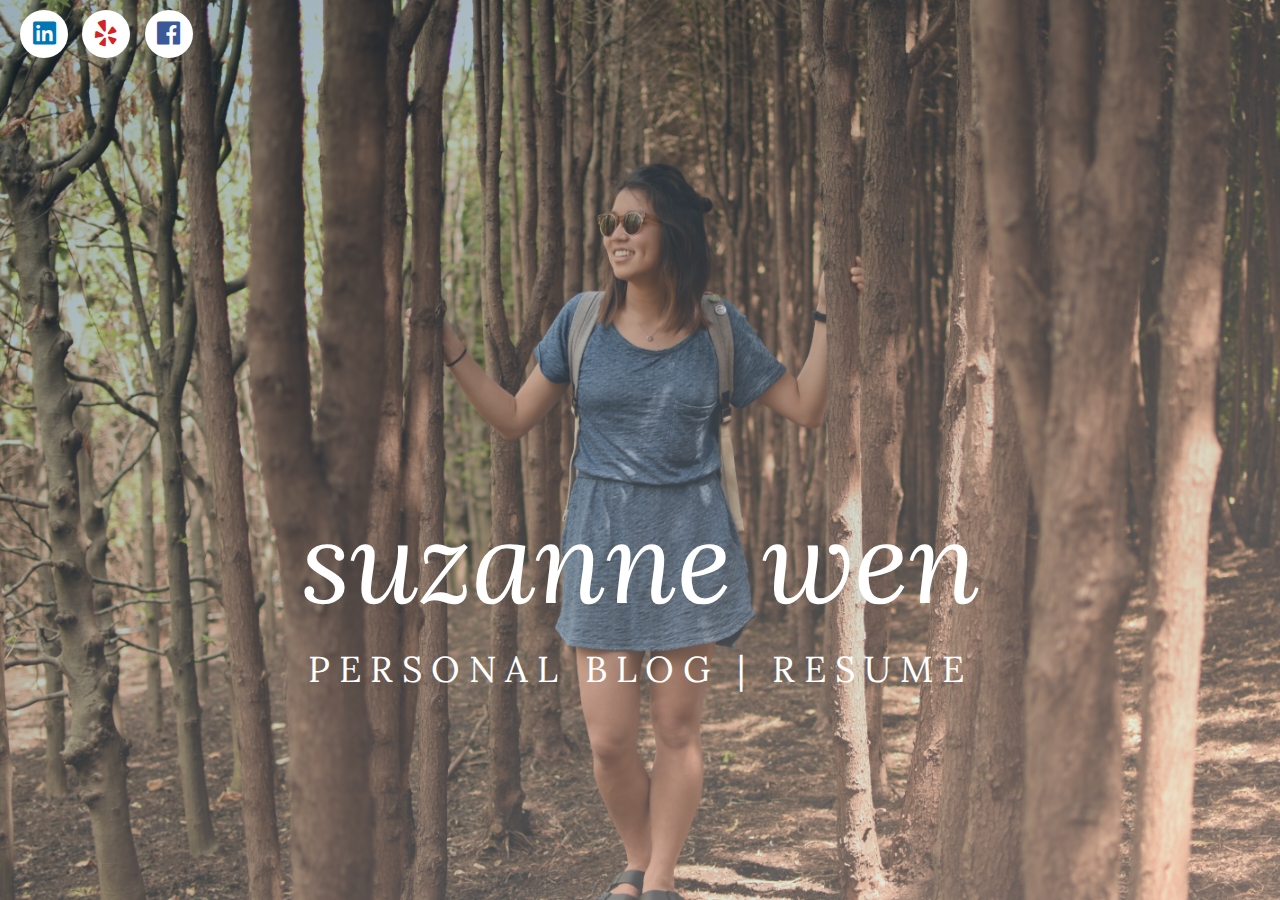
<file: index.html>
<!doctype html>
<html class="no-js" lang="en">
  <head>
    <meta charset="utf-8" />
    <meta http-equiv="x-ua-compatible" content="ie=edge">
    <meta name="viewport" content="width=device-width, initial-scale=1.0">
    <title>|| suzanne wen ||</title>
    <link rel="stylesheet" href="assets/css/app.css">
  </head>
  <body>

    <!-- homepage -->
    
    <body>
    <section class="hero" id="heroImg">
      <div class="row">
        <div class="small-3 columns">
          <a href="https://www.linkedin.com/in/suzannewen1" class="icon-button linkedin">
            <i class="fi-social-linkedin"></i><span></span>
          </a>
          <a href="https://www.yelp.com/user_details?userid=UpmNauGZeWK8Lg40317qXw" class="icon-button yelp">
            <i class="fi-social-yelp"></i><span></span>
          </a>
          <a href="https://www.facebook.com/suzanne.wen" class="icon-button facebook">
            <i class="fi-social-facebook"></i><span></span>
          </a>
        </div>
      </div>
    
      <div class="row intro">
        <div class="small-12 small-centered columns">
          <h1>suzanne wen</h1>
        </div>
    
        <div class="row nav">
          <div class="small-12 small-centered columns">
            <a href="blog.html" style="color: white;">PERSONAL BLOG</a> | <a href="assets/components/suzannewen_resume.pdf" style="color: white">RESUME</a>
        </div>
      </div>
    </section>
    </body>
    
    <script>
    var index = 0;
    
    window.onload = function () {
      var imgArray = [
      "assets/img/heroSuz.jpg",
      "assets/img/muir.jpg",
      "assets/img/buffalo.jpg",
      "assets/img/SF.jpg"];
    
      setInterval(function () { // rotates through 4 pictures
        document.getElementById("heroImg").style.background = "url(" + imgArray[index] + ") no-repeat center center";
        document.getElementById("heroImg").style.backgroundSize = "cover";
        document.getElementById("heroImg").style.height = "100vh";
        index ++;
        if (index === 4) {
          index = 0;
        }
      }, 3000)
      
    };
    </script>
    

    <script src="assets/js/app.js"></script>
  </body>
</html>
</file>
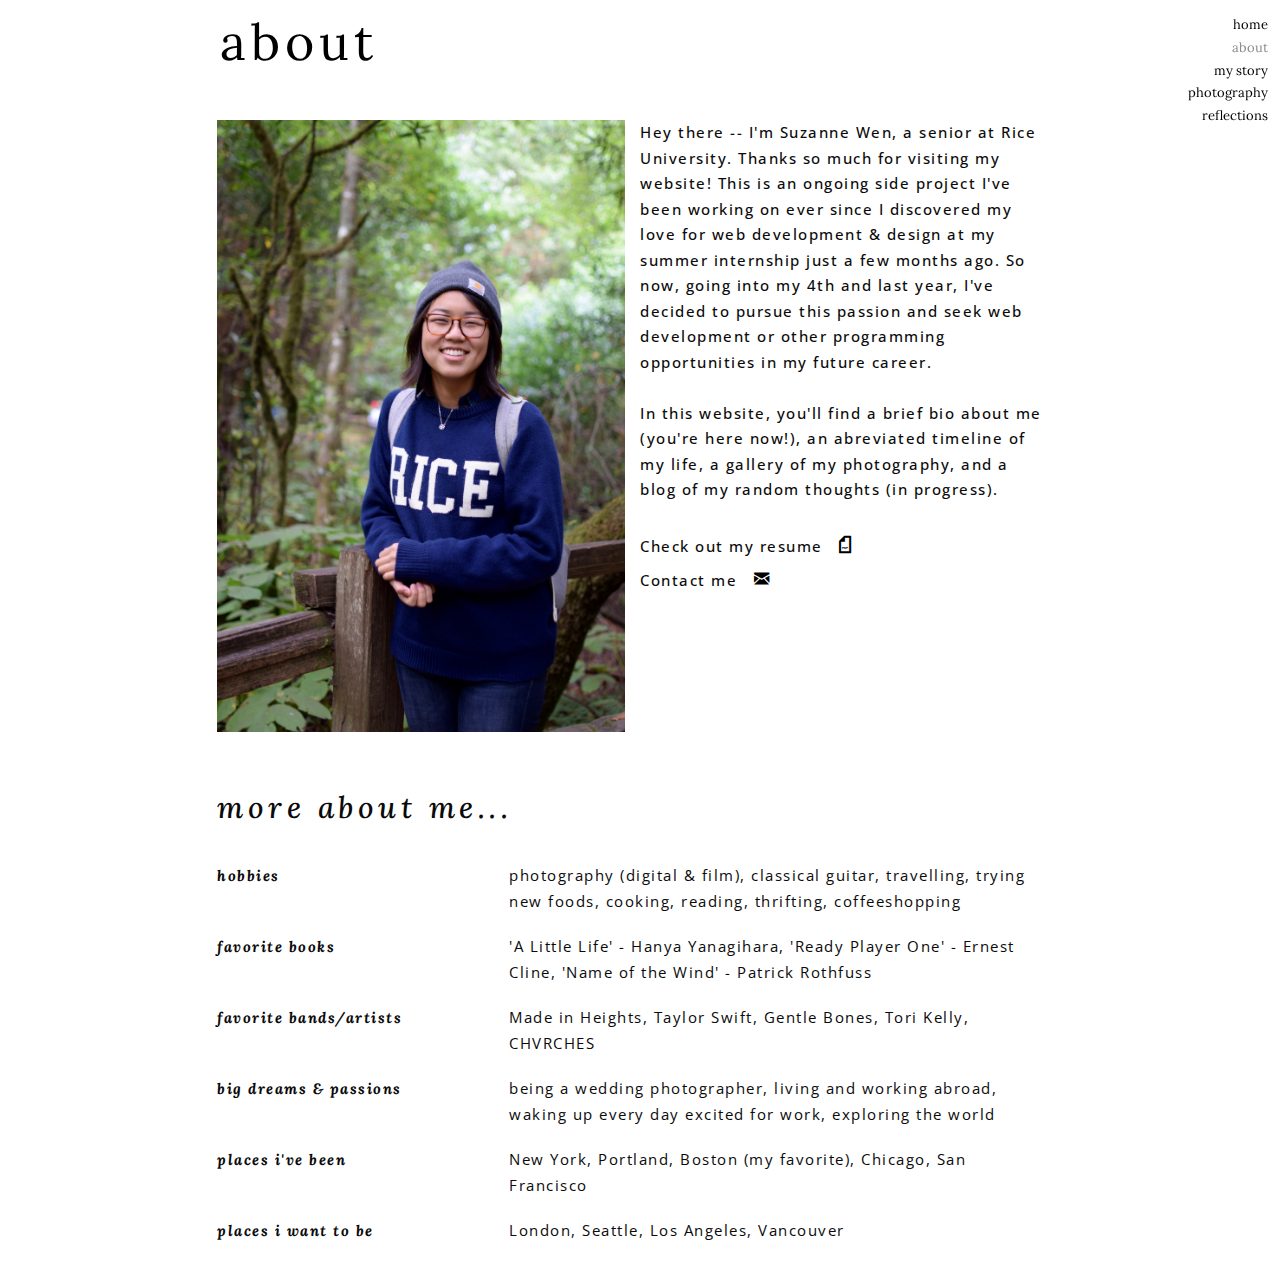
<file: aboutme.html>
<!doctype html>
<html class="no-js" lang="en">
  <head>
    <meta charset="utf-8" />
    <meta http-equiv="x-ua-compatible" content="ie=edge">
    <meta name="viewport" content="width=device-width, initial-scale=1.0">
    <title>|| suzanne wen ||</title>
    <link rel="stylesheet" href="assets/css/app.css">
  </head>
  <body>

    <body>
    <section class="header" id="headerMargin">
    <div class="row">
        <div class="small-10 columns">
              <h1>about</h1>
          </div>
    </div>
    </section>
    
    <div class="content aboutme">
      <div class="small-12 medium-6 columns" style="padding-left: 0;">
        <img src="../assets/img/muir2.jpg" alt="muir">
      </div>
      <div class="small-12 medium-6 columns text">
        Hey there -- I'm Suzanne Wen, a senior at Rice University. Thanks so much for visiting my website! This is an ongoing side project I've been working on ever since I discovered my love for web development & design at my summer internship just a few months ago. So now, going into my 4th and last year, I've decided to pursue this passion and seek web development or other programming opportunities in my future career.<br><br>
        In this website, you'll find a brief bio about me (you're here now!), an abreviated timeline of my life, a gallery of my photography, and a blog of my random thoughts (in progress). <br><br>
        Check out my resume &nbsp; <a href="assets/components/suzannewen_resume.pdf"><i class="fi-page-pdf" style="font-size: 20px; color: black;"></i></a><br>
        Contact me &nbsp; <a href="mailto:suzanne.wen@rice.edu?" target="_top"><i class="fi-mail" style="font-size: 20px; color: black;"></i></a>
    
        <!-- <p>Rice University, Class of 2017 <br>Houston, TX <br><br></p>
         <div class="row">
              <div class="small-4 columns titles">hobbies:</div>
              <div class="small-8 columns info">photography (digital & film), classical guitar, travelling, eating food, thrifting, coffeeshop-ing</div>
          </div>
          <div class="row">
              <div class="small-4 columns titles">dreams & passions:</div>
              <div class="small-8 columns info">exploring the world, living and working abroad, building beautiful websites</div>
          </div>
          <div class="row">
              <div class="small-4 columns titles">places i've been:</div>
              <div class="small-8 columns info">New York, Portland, Boston (my favorite), Chicago, San Francisco</div>
          </div>
          <div class="row">
              <div class="small-4 columns titles">places i want to be:</div>
              <div class="small-8 columns info">London, Seattle, Los Angeles</div>
          </div> -->
      </div>
    </div>
    
    
    <div class="content aboutme">
      <div class="small-12 columns text moreInfo">
        <span>more about me...</span>
          <div class="row" style="margin-top: 30px;">
              <div class="small-12 medium-4 columns titles">hobbies</div>
              <div class="small-12 medium-8 columns info">photography (digital & film), classical guitar, travelling, trying new foods, cooking, reading, thrifting, coffeeshopping</div>
          </div>
          <div class="row">
              <div class="small-12 medium-4 columns titles">favorite books</div>
              <div class="small-12 medium-8 columns info">'A Little Life' - Hanya Yanagihara, 'Ready Player One' - Ernest Cline, 'Name of the Wind' - Patrick Rothfuss</div>
          </div>
          <div class="row">
              <div class="small-12 medium-4 columns titles">favorite bands/artists</div>
              <div class="small-12 medium-8 columns info">Made in Heights, Taylor Swift, Gentle Bones, Tori Kelly, CHVRCHES</div>
          </div>
          <div class="row">
              <div class="small-12 medium-4 columns titles">big dreams & passions</div>
              <div class="small-12 medium-8 columns info">being a wedding photographer, living and working abroad, waking up every day excited for work, exploring the world</div>
          </div>
          <div class="row">
              <div class="small-12 medium-4 columns titles">places i've been</div>
              <div class="small-12 medium-8 columns info">New York, Portland, Boston (my favorite), Chicago, San Francisco</div>
          </div>
          <div class="row">
              <div class="small-12 medium-4 columns titles">places i want to be</div>
              <div class="small-12 medium-8 columns info">London, Seattle, Los Angeles, Vancouver</div>
          </div>
      </div>
    </div>
    
    <div class="small-offset-11 medium-offset-11 text-right sticky">
            <p><a href="blog.html" style="color: black">home</a></p>
            <p id="current">about</a></p>
            <p><a href="timeline.html" style="color: black">my story</a></p>
            <p><a href="photography.html" style="color: black">photography</p>
            <p><a href="reflections.html" style="color: black">reflections</a></p>
    </div>
    
    </body>

    <script src="assets/js/app.js"></script>
  </body>
</html>
</file>
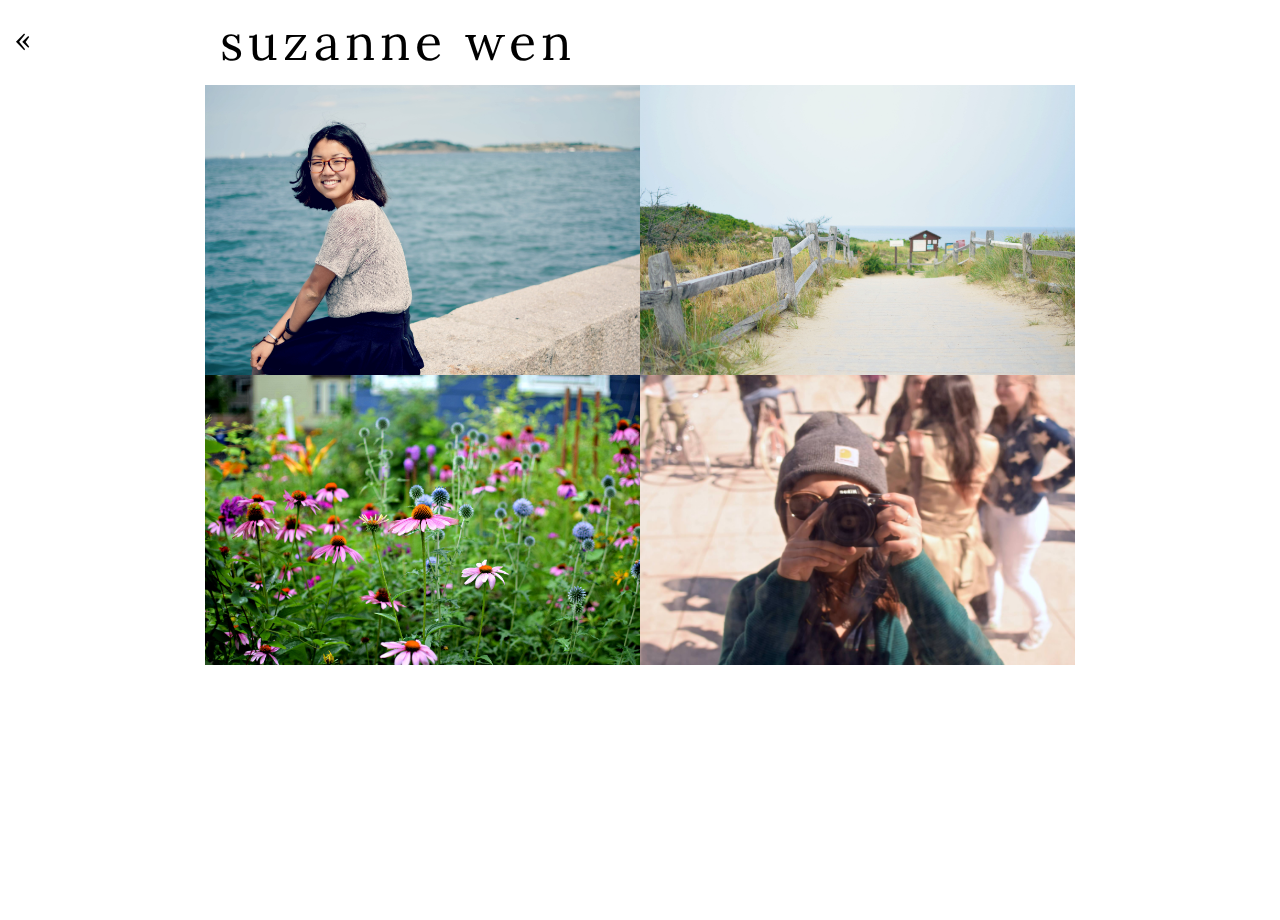
<file: blog.html>
<!doctype html>
<html class="no-js" lang="en">
  <head>
    <meta charset="utf-8" />
    <meta http-equiv="x-ua-compatible" content="ie=edge">
    <meta name="viewport" content="width=device-width, initial-scale=1.0">
    <title>|| suzanne wen ||</title>
    <link rel="stylesheet" href="assets/css/app.css">
  </head>
  <body>

    <!-- personal blog -->
    <section class="header" id="headerMargin">
    	<div class="row">
    		<div class="small-10 columns">
          		<a href="index.html" style="color: black"><h1>suzanne wen</h1></a>
          	</div>
        </div>
    </section>
    
    <!-- number is how many in a row-->
    <body>
    <div class="row collapse small-up-1 small-centered medium-up-2 medium-centered large-up-2 large-centered" id="marginDiv">
      <div class="column" align="middle">
          <span class="popup" id="popup1">about</span>
          <a href="aboutme.html" onmouseover="popup(1)" onmouseout="popdown(1)" id="img1"><img src="../assets/img/me.jpg" alt="aboutMe"></a>
      </div>
    
      <div class="column" align="middle" ng-mouseenter="showPopover()" ng-mouseleave="hidePopover()">
        <span class="popup" id="popup2">my story</span>
        <a href="timeline.html" id="img2" onmouseover="popup(2)" onmouseout="popdown(2)"><img src="../assets/img/capecod.jpg" alt="myStory"></a>
      </div>
        <div class="column" align="middle">
          <span class="popup" id="popup3">reflections</span>
          <a href="reflections.html" id="img3" onmouseover="popup(3)" onmouseout="popdown(3)"><img src="../assets/img/flowers.jpg" alt="reflections"></a>
      </div>
      <div class="column" align="middle">
        <span class="popup" id="popup4">photography</span>
        <a href="photography.html" id="img4" onmouseover="popup(4)" onmouseout="popdown(4)"><img src="../assets/img/camera.jpg" alt="myPhotos"></a>
      </div>
    </div>
    
    <div class="small-offset-12 medium-offset-12 text-left sticky">
          <p><a href="index.html" style="color: black; font-size: 30px">«</a></p>
    </div>
    
    </body>

    <script src="assets/js/app.js"></script>
  </body>
</html>
</file>
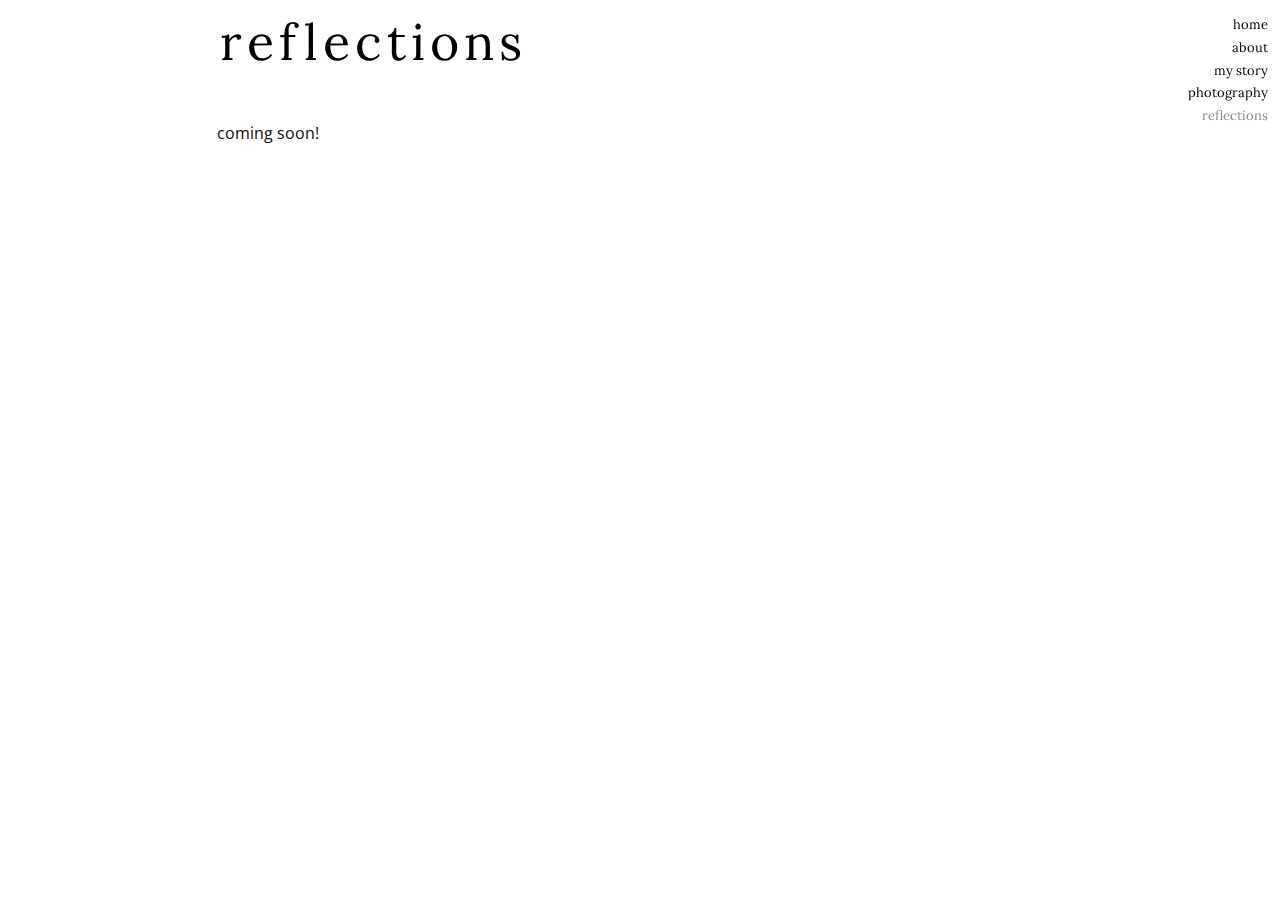
<file: reflections.html>
<!doctype html>
<html class="no-js" lang="en">
  <head>
    <meta charset="utf-8" />
    <meta http-equiv="x-ua-compatible" content="ie=edge">
    <meta name="viewport" content="width=device-width, initial-scale=1.0">
    <title>|| suzanne wen ||</title>
    <link rel="stylesheet" href="assets/css/app.css">
  </head>
  <body>

    <body>
    <section class="header" id="headerMargin">
    <div class="row">
        <div class="small-10 columns">
              <h1>reflections</h1>
          </div>
    </div>
    </section>
    
    <div class="content section">
      <div class="row path-item">
        coming soon!
      </div>
    </div>
    
    <div class="small-offset-11 medium-offset-11 text-right sticky">
            <p><a href="blog.html" style="color: black">home</a></p>
            <p><a href="aboutme.html" style="color: black">about</a></p>
            <p><a href="timeline.html" style="color: black">my story</a></p>
            <p><a href="photography.html" style="color: black">photography</a></p>
            <p id="current">reflections</p>
    </div>
    
    </body>

    <script src="assets/js/app.js"></script>
  </body>
</html>
</file>
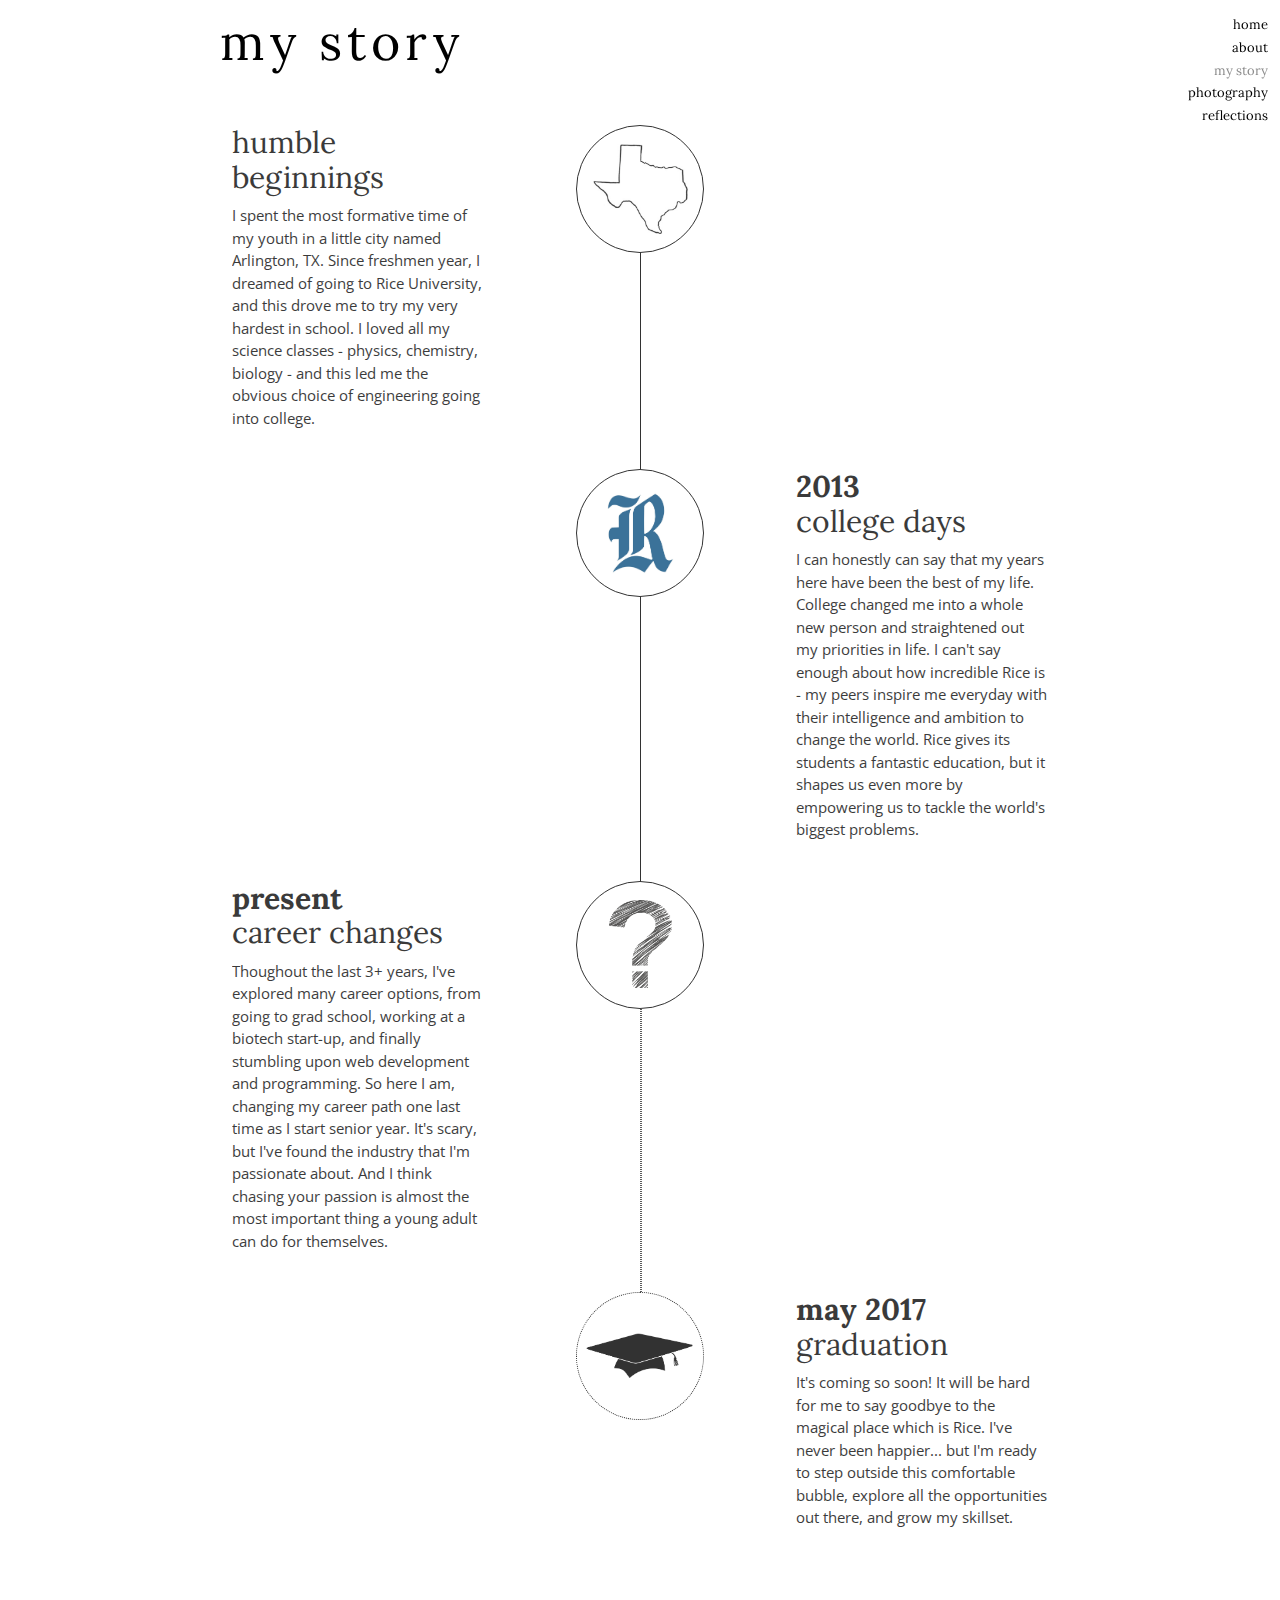
<file: timeline.html>
<!doctype html>
<html class="no-js" lang="en">
  <head>
    <meta charset="utf-8" />
    <meta http-equiv="x-ua-compatible" content="ie=edge">
    <meta name="viewport" content="width=device-width, initial-scale=1.0">
    <title>|| suzanne wen ||</title>
    <link rel="stylesheet" href="assets/css/app.css">
  </head>
  <body>

    <body>
    <section class="header" id="headerMargin">
    <div class="row">
        <div class="small-10 columns">
              <h1>my story</h1>
          </div>
    </div>
    </section>
    
    <!-- my story timeline-->
    <div class="path-container section content">
      <div class="row path-item">
        <div class="large-4 pull-7 columns path-text left">
          <h3>humble beginnings</h3>
          <p>I spent the most formative time of my youth in a little city named Arlington, TX. Since freshmen year, I dreamed of going to Rice University, and this drove me to try my very hardest in school. I loved all my science classes - physics, chemistry, biology - and this led me the obvious choice of engineering going into college.</p>
        </div>
        <div class="large-7 push-5 columns circleDiv">
          <div class="circle circle-left texas hide-for-small-only"></div>
        </div>
      </div>
      <div class="row path-item">
        <div class="large-7 columns circleDiv">
          <div class="circle circle-right right college hide-for-small-only"></div>
        </div>
        <div class="large-4 columns path-text right">
          <h3><b>2013 </b><br> college days</h3>
          <p>I can honestly can say that my years here have been the best of my life. College changed me into a whole new person and straightened out my priorities in life. I can't say enough about how incredible Rice is - my peers inspire me everyday with their intelligence and ambition to change the world. Rice gives its students a fantastic education, but it shapes us even more by empowering us to tackle the world's biggest problems.</p>
        </div>
      </div>
      <div class="row get-feedback path-item">
    
        <div class="large-4 pull-7 columns path-text left">
          <h3><b>present </b><br> career changes</h3>
          <p>Thoughout the last 3+ years, I've explored many career options, from going to grad school, working at a biotech start-up, and finally stumbling upon web development and programming. So here I am, changing my career path one last time as I start senior year. It's scary, but I've found the industry that I'm passionate about. And I think chasing your passion is almost the most important thing a young adult can do for themselves.</p>
        </div>
    
        <div class="large-7 push-5 columns circleDiv">
          <div class="circle circle-left question hide-for-small-only"></div>
        </div>
    
      </div>
      <div class="row land-job path-item">
        <div class="large-7 columns circleDiv">
          <div class="circle circle-right right grad hide-for-small-only"></div>
        </div>
        <div class="large-4 columns path-text right">
          <h3><b>may 2017 </b> graduation</h3>
          <p>It's coming so soon! It will be hard for me to say goodbye to the magical place which is Rice. I've never been happier... but I'm ready to step outside this comfortable bubble, explore all the opportunities out there, and grow my skillset.</p>
        </div>
      </div>
      <span class="line1 hide-for-small-only hide-for-medium-only"></span>
      <span class="line2 hide-for-small-only hide-for-medium-only"></span>
    </div>
    
    <div class="small-offset-11 medium-offset-11 text-right sticky">
            <p><a href="blog.html" style="color: black">home</a></p>
            <p><a href="aboutme.html" style="color: black">about</a></p>
            <p id="current">my story</a></p>
            <p><a href="photography.html" style="color: black">photography</p>
            <p><a href="reflections.html" style="color: black">reflections</a></p>
    </div>
    
    </body>

    <script src="assets/js/app.js"></script>
  </body>
</html>
</file>
